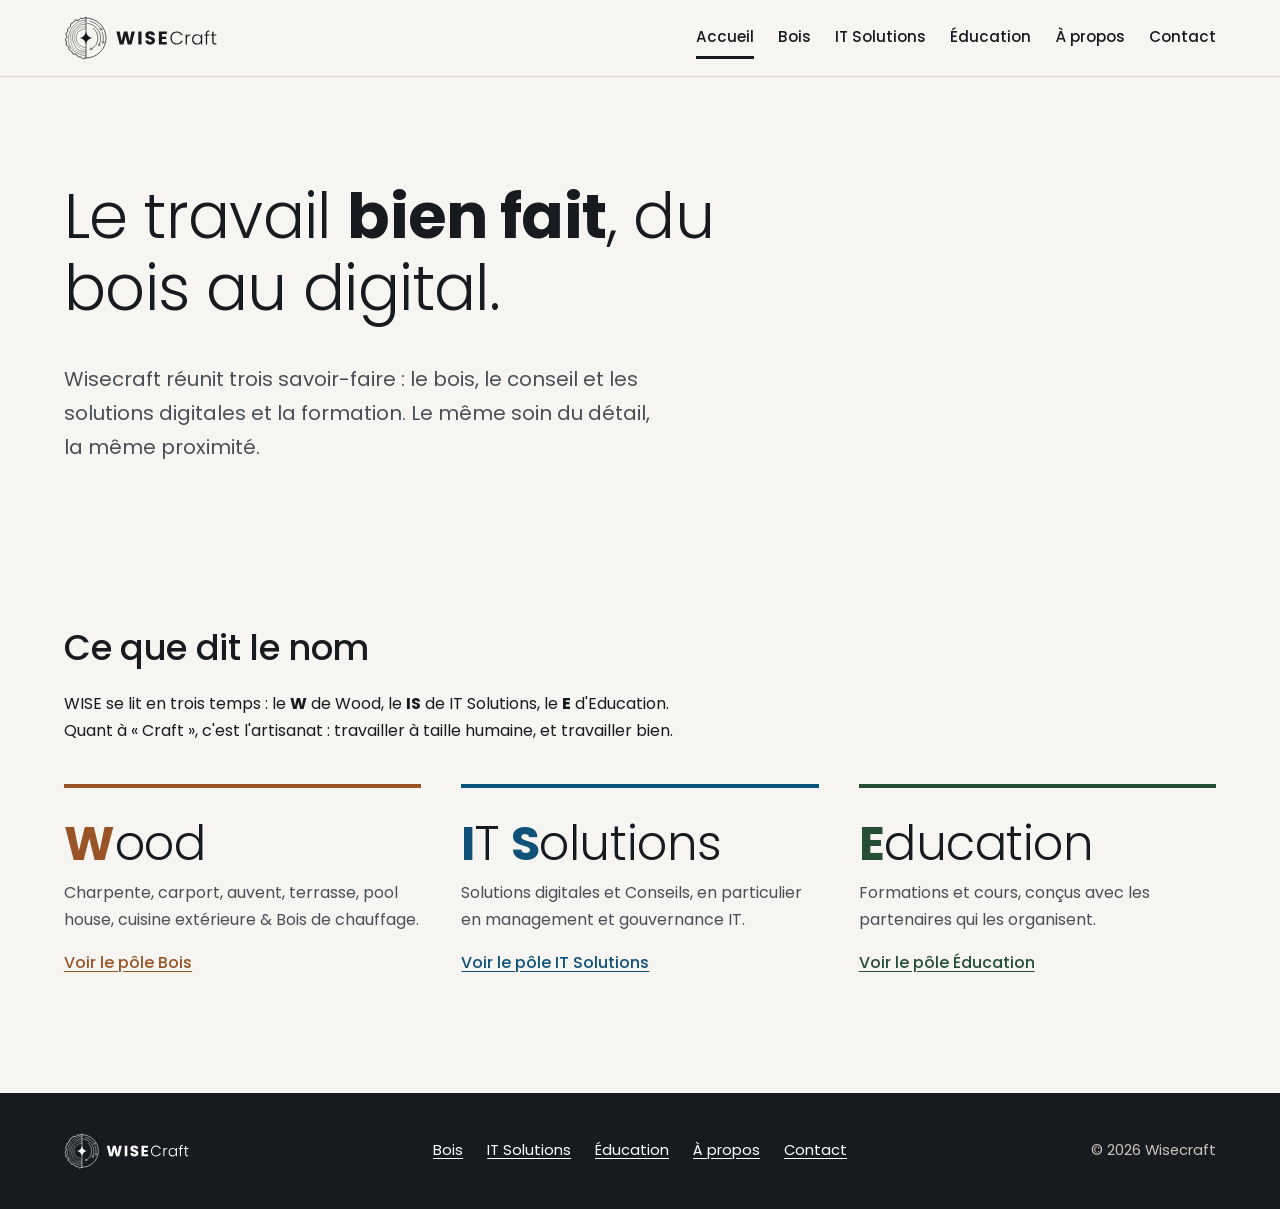
<file: index.html>
<!DOCTYPE html>
<html lang="fr">
<head>
  <meta charset="utf-8">
  <meta name="viewport" content="width=device-width, initial-scale=1">
  <title>Wisecraft – Bois, solutions IT et formation</title>
  <meta name="description" content="Wisecraft réunit trois savoir-faire : le bois, les solutions IT et la formation, avec le même soin du détail.">
  <link rel="icon" href="assets/favicon.svg" type="image/svg+xml">
  <link rel="stylesheet" href="css/style.css">
</head>

<!-- La classe de <body> choisit la couleur d'accent : pole-corporate, pole-wood, pole-it ou pole-education -->
<body class="pole-corporate">
  <a class="skip" href="#contenu">Aller au contenu</a>

  <!-- ===== EN-TÊTE COMMUN : à copier à l'identique dans chaque page ===== -->
  <header class="site-header">
    <div class="wrap">
      <a class="logo" href="index.html" aria-label="Wisecraft, retour à l'accueil">
        <img src="assets/logos/wisecraft-general-mono-complet-noir.svg" alt="Wisecraft" width="153" height="44">
      </a>
      <nav aria-label="Navigation principale">
        <ul class="nav">
          <!-- Sur chaque page, mettre aria-current="page" uniquement sur le lien de la page courante -->
          <li><a class="n-base" href="index.html" aria-current="page">Accueil</a></li>
          <li><a class="n-wood" href="bois.html">Bois</a></li>
          <li><a class="n-it" href="it-solutions.html">IT Solutions</a></li>
          <li><a class="n-education" href="education.html">Éducation</a></li>
          <li><a class="n-base" href="a-propos.html">À propos</a></li>
          <li><a class="n-base" href="contact.html">Contact</a></li>
        </ul>
      </nav>
    </div>
  </header>
  <!-- ===== FIN DE L'EN-TÊTE COMMUN ===== -->

  <main id="contenu">
    <section class="hero">
      <div class="wrap">
        <!-- Texte proposé, à valider -->
        <h1>Le travail <strong>bien fait</strong>, du bois au digital.</h1>
        <p class="lead">Wisecraft réunit trois savoir-faire : le bois, le conseil et les solutions digitales et la formation. Le même soin du détail, la même proximité.</p>
      </div>
    </section>

    <section class="section" aria-labelledby="titre-wise">
      <div class="wrap">
        <h2 id="titre-wise">Ce que dit le nom</h2>
        <p>WISE se lit en trois temps : le <strong>W</strong> de Wood, le <strong>IS</strong> de IT Solutions, le <strong>E</strong> d'Education. Quant à « Craft », c'est l'artisanat : travailler à taille humaine, et travailler bien.</p>

        <div class="wise-grid">
          <article class="wise-pole pole-wood">
            <h3 class="wise-name"><b>W</b>ood</h3>
            <p>Charpente, carport, auvent, terrasse, pool house, cuisine extérieure & Bois de chauffage.</p>
            <a href="bois.html">Voir le pôle Bois</a>
          </article>

          <article class="wise-pole pole-it">
            <h3 class="wise-name"><b>I</b>T <b>S</b>olutions</h3>
            <p>Solutions digitales et Conseils, en particulier en management et gouvernance IT.</p>
            <a href="it-solutions.html">Voir le pôle IT Solutions</a>
          </article>

          <article class="wise-pole pole-education">
            <h3 class="wise-name"><b>E</b>ducation</h3>
            <p>Formations et cours, conçus avec les partenaires qui les organisent.</p>
            <a href="education.html">Voir le pôle Éducation</a>
          </article>
        </div>
      </div>
    </section>
  </main>

  <!-- ===== PIED DE PAGE COMMUN : à copier à l'identique dans chaque page ===== -->
  <footer class="site-footer">
    <div class="wrap">
      <img class="footer-logo" src="assets/logos/wisecraft-general-mono-complet-blanc.svg" alt="Wisecraft" width="125" height="36">
      <ul class="footer-nav">
        <li><a href="bois.html">Bois</a></li>
        <li><a href="it-solutions.html">IT Solutions</a></li>
        <li><a href="education.html">Éducation</a></li>
        <li><a href="a-propos.html">À propos</a></li>
        <li><a href="contact.html">Contact</a></li>
      </ul>
      <p>© 2026 Wisecraft</p>
    </div>
  </footer>
  <!-- ===== FIN DU PIED DE PAGE COMMUN ===== -->
</body>
</html>
</file>
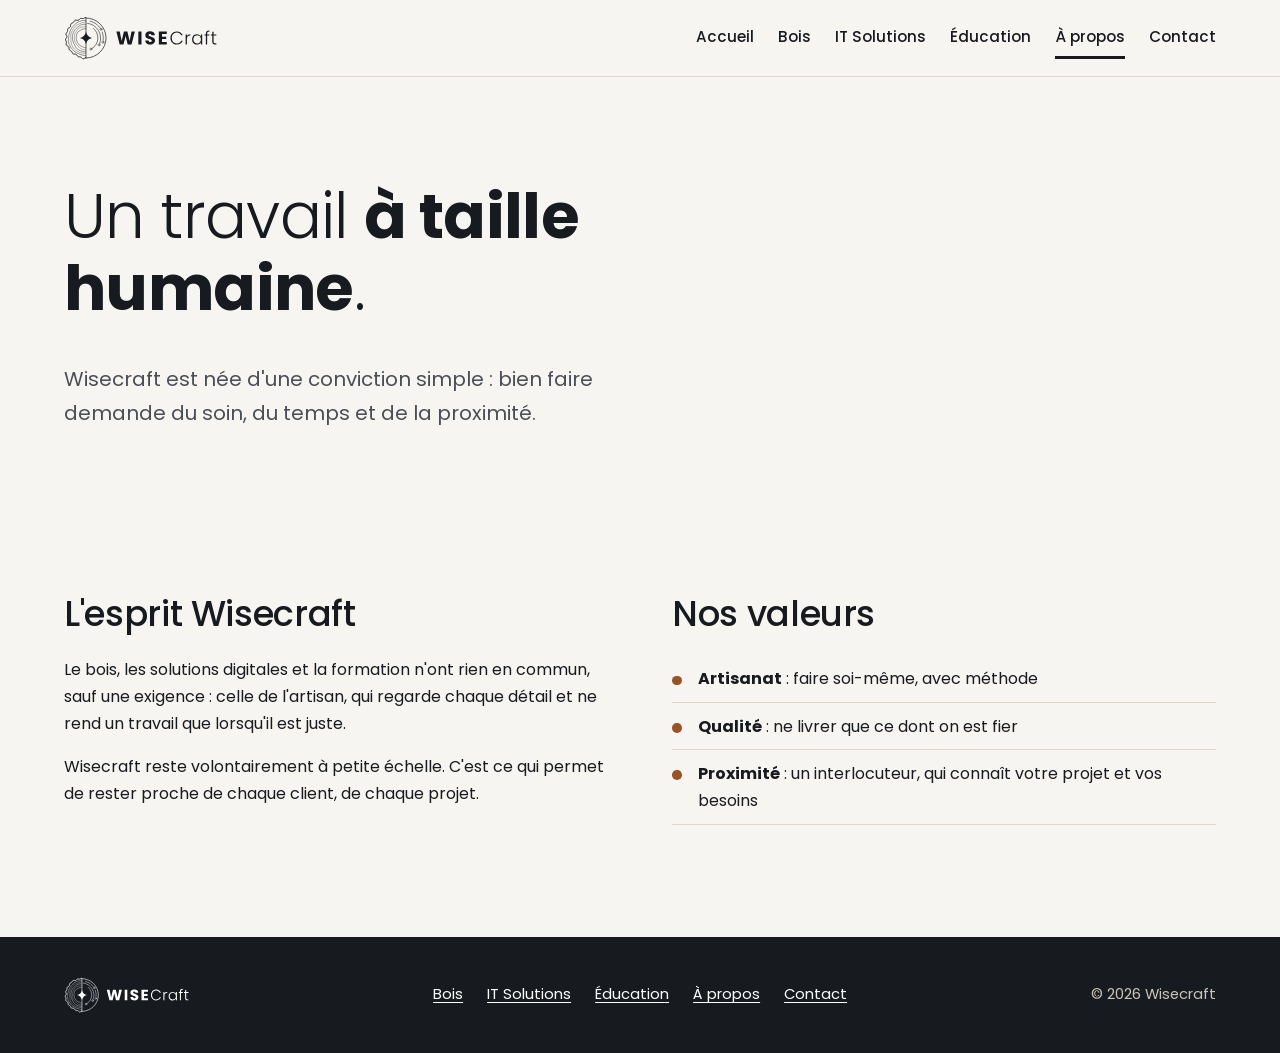
<file: a-propos.html>
<!DOCTYPE html>
<html lang="fr">
<head>
  <meta charset="utf-8">
  <meta name="viewport" content="width=device-width, initial-scale=1">
  <title>À propos – Wisecraft</title>
  <meta name="description" content="L'esprit Wisecraft : artisanat, qualité et proximité.">
  <link rel="icon" href="assets/favicon.svg" type="image/svg+xml">
  <link rel="stylesheet" href="css/style.css">
</head>

<body class="pole-corporate">
  <a class="skip" href="#contenu">Aller au contenu</a>

  <!-- ===== EN-TÊTE COMMUN : à copier à l'identique dans chaque page ===== -->
  <header class="site-header">
    <div class="wrap">
      <a class="logo" href="index.html" aria-label="Wisecraft, retour à l'accueil">
        <img src="assets/logos/wisecraft-general-mono-complet-noir.svg" alt="WISEcraft" width="153" height="44">
      </a>
      <nav aria-label="Navigation principale">
        <ul class="nav">
          <li><a class="n-base" href="index.html">Accueil</a></li>
          <li><a class="n-wood" href="bois.html">Bois</a></li>
          <li><a class="n-it" href="it-solutions.html">IT Solutions</a></li>
          <li><a class="n-education" href="education.html">Éducation</a></li>
          <li><a class="n-base" href="a-propos.html" aria-current="page">À propos</a></li>
          <li><a class="n-base" href="contact.html">Contact</a></li>
        </ul>
      </nav>
    </div>
  </header>
  <!-- ===== FIN DE L'EN-TÊTE COMMUN ===== -->

  <main id="contenu">
    <section class="hero">
      <div class="wrap">
        <h1>Un travail <strong>à taille humaine</strong>.</h1>
        <p class="lead">Wisecraft est née d'une conviction simple : bien faire demande du soin, du temps et de la proximité.</p>
      </div>
    </section>

    <section class="section" aria-labelledby="titre-esprit">
      <div class="wrap">
        <div class="split">
          <div>
            <h2 id="titre-esprit">L'esprit Wisecraft</h2>
            <p>Le bois, les solutions digitales et la formation n'ont rien en commun, sauf une exigence : celle de l'artisan, qui regarde chaque détail et ne rend un travail que lorsqu'il est juste.</p>
            <p>Wisecraft reste volontairement à petite échelle. C'est ce qui permet de rester proche de chaque client, de chaque projet.</p>
            <!-- À personnaliser : une phrase ou deux sur Benjamin (parcours, ce qui l'anime) -->
          </div>
          <div>
            <h2>Nos valeurs</h2>
            <ul class="checklist">
              <li><strong>Artisanat</strong> : faire soi-même, avec méthode</li>
              <li><strong>Qualité</strong> : ne livrer que ce dont on est fier</li>
              <li><strong>Proximité</strong> : un interlocuteur, qui connaît votre projet et vos besoins</li>
            </ul>
          </div>
        </div>
      </div>
    </section>
  </main>

  <!-- ===== PIED DE PAGE COMMUN : à copier à l'identique dans chaque page ===== -->
  <footer class="site-footer">
    <div class="wrap">
      <img class="footer-logo" src="assets/logos/wisecraft-general-mono-complet-blanc.svg" alt="Wisecraft" width="125" height="36">
      <ul class="footer-nav">
        <li><a href="bois.html">Bois</a></li>
        <li><a href="it-solutions.html">IT Solutions</a></li>
        <li><a href="education.html">Éducation</a></li>
        <li><a href="a-propos.html">À propos</a></li>
        <li><a href="contact.html">Contact</a></li>
      </ul>
      <p>© 2026 Wisecraft</p>
    </div>
  </footer>
  <!-- ===== FIN DU PIED DE PAGE COMMUN ===== -->
</body>
</html>
</file>
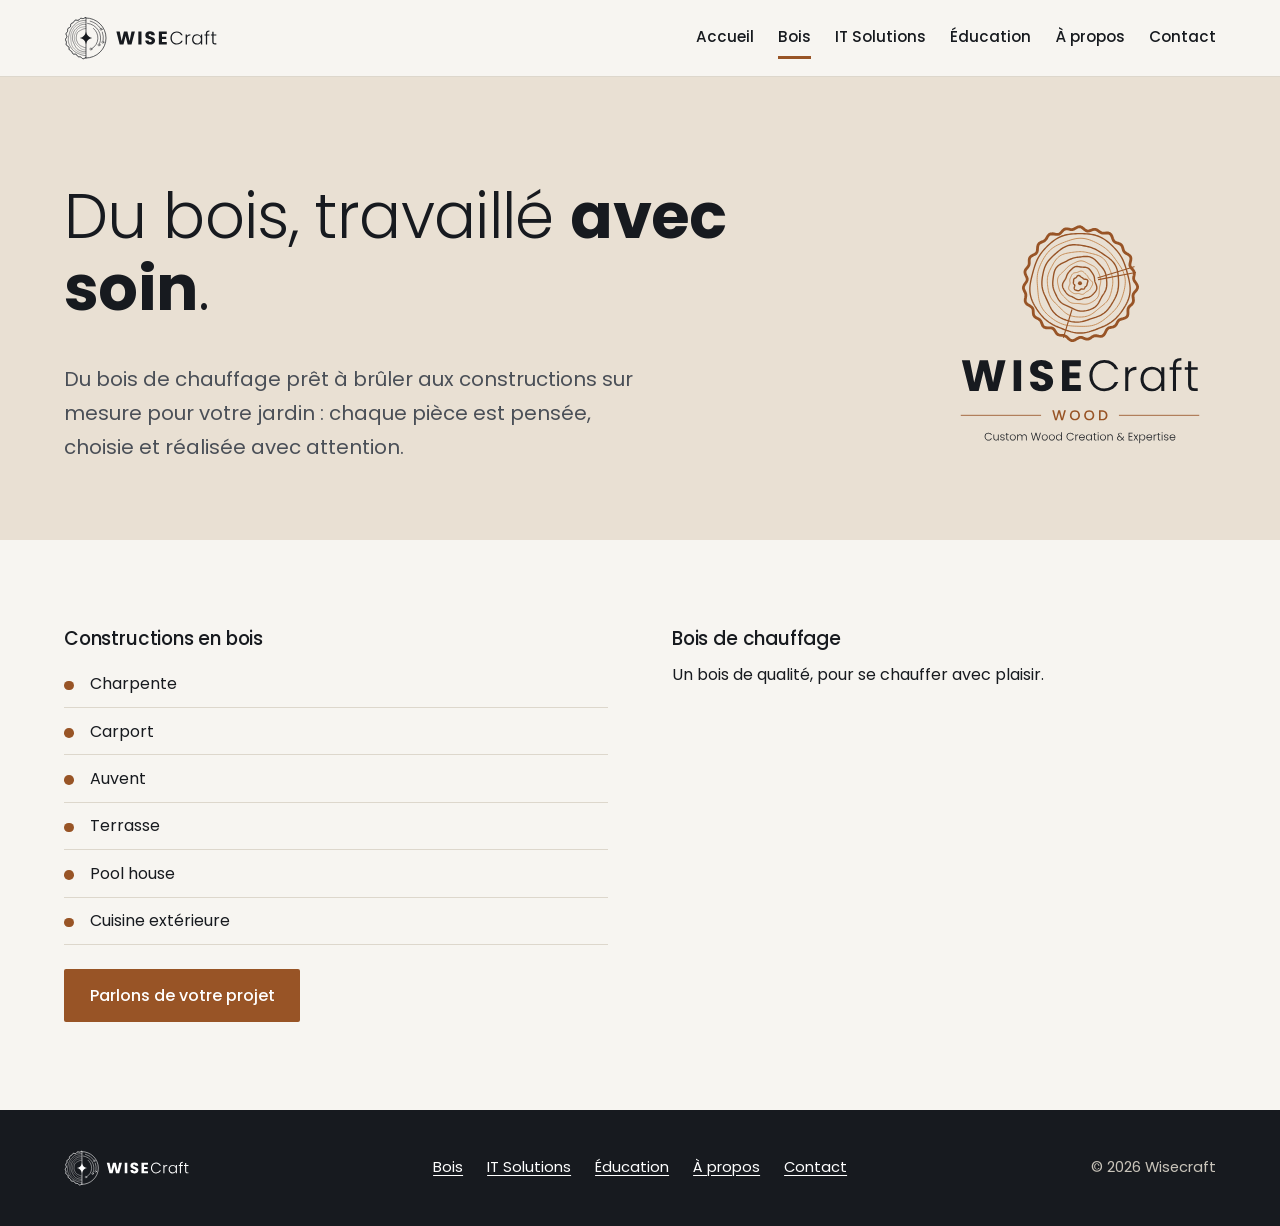
<file: bois.html>
<!DOCTYPE html>
<html lang="fr">
<head>
  <meta charset="utf-8">
  <meta name="viewport" content="width=device-width, initial-scale=1">
  <title>Bois – Wisecraft</title>
  <meta name="description" content="Bois de chauffage et constructions en bois sur mesure : charpente, carport, auvent, pool house, cuisine extérieure.">
  <link rel="icon" href="assets/favicon.svg" type="image/svg+xml">
  <link rel="stylesheet" href="css/style.css">
</head>

<body class="pole-wood">
  <a class="skip" href="#contenu">Aller au contenu</a>

  <!-- ===== EN-TÊTE COMMUN : à copier à l'identique dans chaque page ===== -->
  <header class="site-header">
    <div class="wrap">
      <a class="logo" href="index.html" aria-label="Wisecraft, retour à l'accueil">
        <img src="assets/logos/wisecraft-general-mono-complet-noir.svg" alt="Wisecraft" width="153" height="44">
      </a>
      <nav aria-label="Navigation principale">
        <ul class="nav">
          <li><a class="n-base" href="index.html">Accueil</a></li>
          <li><a class="n-wood" href="bois.html" aria-current="page">Bois</a></li>
          <li><a class="n-it" href="it-solutions.html">IT Solutions</a></li>
          <li><a class="n-education" href="education.html">Éducation</a></li>
          <li><a class="n-base" href="a-propos.html">À propos</a></li>
          <li><a class="n-base" href="contact.html">Contact</a></li>
        </ul>
      </nav>
    </div>
  </header>
  <!-- ===== FIN DE L'EN-TÊTE COMMUN ===== -->

  <main id="contenu">
    <!-- Bandeau de pôle : teinte + logo du pôle -->
    <section class="hero hero-pole">
      <div class="wrap">
        <div>
          <!-- Texte proposé, à valider -->
          <h1>Du bois, travaillé <strong>avec soin</strong>.</h1>
          <p class="lead">Du bois de chauffage prêt à brûler aux constructions sur mesure pour votre jardin : chaque pièce est pensée, choisie et réalisée avec attention.</p>
        </div>
        <img class="hero-logo" src="assets/logos/wisecraft-wood-light.svg" alt="Wisecraft Wood, Custom Wood Creation &amp; Expertise" width="272" height="241">
      </div>
    </section>

    <section class="section" aria-labelledby="titre-offre">
      <div class="wrap">
        <h2 id="titre-offre" class="visually-hidden">Nos réalisations</h2>
        <div class="split">
          <div>
            <h3>Constructions en bois</h3>
            <ul class="checklist">
              <li>Charpente</li>
              <li>Carport</li>
              <li>Auvent</li>
              <li>Terrasse</li>
              <li>Pool house</li>
              <li>Cuisine extérieure</li>
            </ul>
            <a class="button" href="contact.html">Parlons de votre projet</a>
          </div>
          <div>
            <h3>Bois de chauffage</h3>
            <p>Un bois de qualité, pour se chauffer avec plaisir. <!-- À compléter : essences, conditionnement, zone de livraison --></p>
          </div>
        </div>
      </div>
    </section>
  </main>

  <!-- ===== PIED DE PAGE COMMUN : à copier à l'identique dans chaque page ===== -->
  <footer class="site-footer">
    <div class="wrap">
      <img class="footer-logo" src="assets/logos/wisecraft-general-mono-complet-blanc.svg" alt="Wisecraft" width="125" height="36">
      <ul class="footer-nav">
        <li><a href="bois.html">Bois</a></li>
        <li><a href="it-solutions.html">IT Solutions</a></li>
        <li><a href="education.html">Éducation</a></li>
        <li><a href="a-propos.html">À propos</a></li>
        <li><a href="contact.html">Contact</a></li>
      </ul>
      <p>© 2026 Wisecraft</p>
    </div>
  </footer>
  <!-- ===== FIN DU PIED DE PAGE COMMUN ===== -->
</body>
</html>
</file>
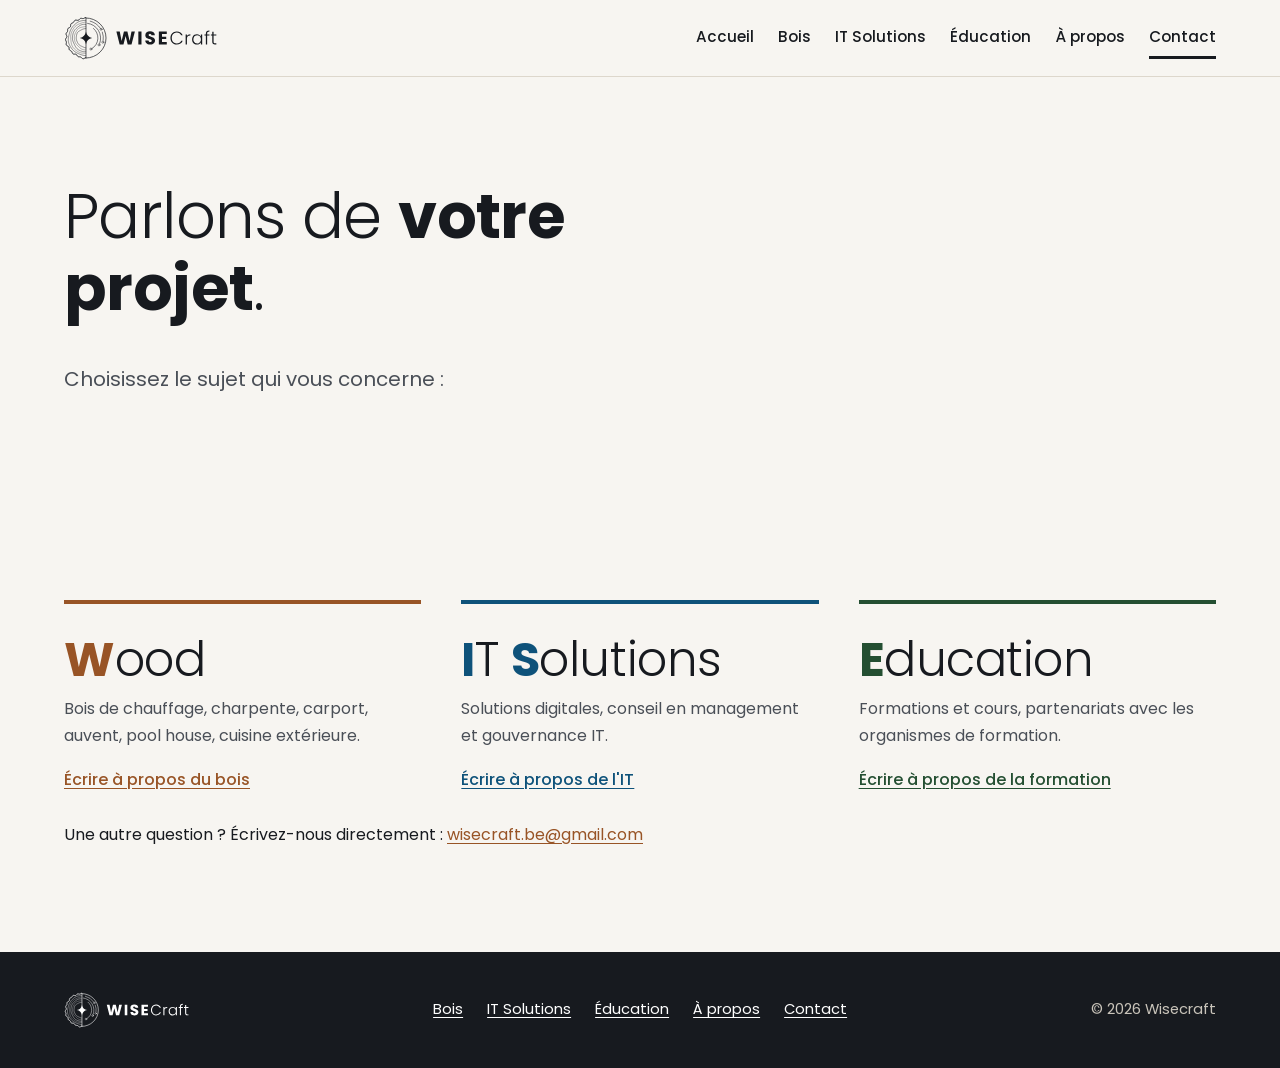
<file: contact.html>
<!DOCTYPE html>
<html lang="fr">
<head>
  <meta charset="utf-8">
  <meta name="viewport" content="width=device-width, initial-scale=1">
  <title>Contact – Wisecraft</title>
  <meta name="description" content="Contactez Wisecraft pour le bois, les solutions IT ou la formation.">
  <link rel="icon" href="assets/favicon.svg" type="image/svg+xml">
  <link rel="stylesheet" href="css/style.css">
</head>

<body class="pole-corporate">
  <a class="skip" href="#contenu">Aller au contenu</a>

  <!-- ===== EN-TÊTE COMMUN : à copier à l'identique dans chaque page ===== -->
  <header class="site-header">
    <div class="wrap">
      <a class="logo" href="index.html" aria-label="Wisecraft, retour à l'accueil">
        <img src="assets/logos/wisecraft-general-mono-complet-noir.svg" alt="Wisecraft" width="153" height="44">
      </a>
      <nav aria-label="Navigation principale">
        <ul class="nav">
          <li><a class="n-base" href="index.html">Accueil</a></li>
          <li><a class="n-wood" href="bois.html">Bois</a></li>
          <li><a class="n-it" href="it-solutions.html">IT Solutions</a></li>
          <li><a class="n-education" href="education.html">Éducation</a></li>
          <li><a class="n-base" href="a-propos.html">À propos</a></li>
          <li><a class="n-base" href="contact.html" aria-current="page">Contact</a></li>
        </ul>
      </nav>
    </div>
  </header>
  <!-- ===== FIN DE L'EN-TÊTE COMMUN ===== -->

  <main id="contenu">
    <section class="hero">
      <div class="wrap">
        <h1>Parlons de <strong>votre projet</strong>.</h1>
        <p class="lead">Choisissez le sujet qui vous concerne : </p>
      </div>
    </section>

    <section class="section" aria-labelledby="titre-contact">
      <div class="wrap">
        <h2 id="titre-contact" class="visually-hidden">Nous écrire</h2>
        <!-- ⚠ Remplacer wisecraft.be@gmail.com par la vraie adresse dans les trois liens -->
        <div class="wise-grid">
          <article class="wise-pole pole-wood">
            <h3 class="wise-name"><b>W</b>ood</h3>
            <p>Bois de chauffage, charpente, carport, auvent, pool house, cuisine extérieure.</p>
            <a href="mailto:wisecraft.be@gmail.com?subject=Wisecraft%20-%20Bois">Écrire à propos du bois</a>
          </article>
          <article class="wise-pole pole-it">
            <h3 class="wise-name"><b>I</b>T <b>S</b>olutions</h3>
            <p>Solutions digitales, conseil en management et gouvernance IT.</p>
            <a href="mailto:wisecraft.be@gmail.com?subject=Wisecraft%20-%20IT%20Solutions">Écrire à propos de l'IT</a>
          </article>
          <article class="wise-pole pole-education">
            <h3 class="wise-name"><b>E</b>ducation</h3>
            <p>Formations et cours, partenariats avec les organismes de formation.</p>
            <a href="mailto:wisecraft.be@gmail.com?subject=Wisecraft%20-%20Education">Écrire à propos de la formation</a>
          </article>
        </div>
        <p>Une autre question ? Écrivez-nous directement : <a href="mailto:wisecraft.be@gmail.com">wisecraft.be@gmail.com</a></p>
      </div>
    </section>
  </main>

  <!-- ===== PIED DE PAGE COMMUN : à copier à l'identique dans chaque page ===== -->
  <footer class="site-footer">
    <div class="wrap">
      <img class="footer-logo" src="assets/logos/wisecraft-general-mono-complet-blanc.svg" alt="Wisecraft" width="125" height="36">
      <ul class="footer-nav">
        <li><a href="bois.html">Bois</a></li>
        <li><a href="it-solutions.html">IT Solutions</a></li>
        <li><a href="education.html">Éducation</a></li>
        <li><a href="a-propos.html">À propos</a></li>
        <li><a href="contact.html">Contact</a></li>
      </ul>
      <p>© 2026 Wisecraft</p>
    </div>
  </footer>
  <!-- ===== FIN DU PIED DE PAGE COMMUN ===== -->
</body>
</html>
</file>
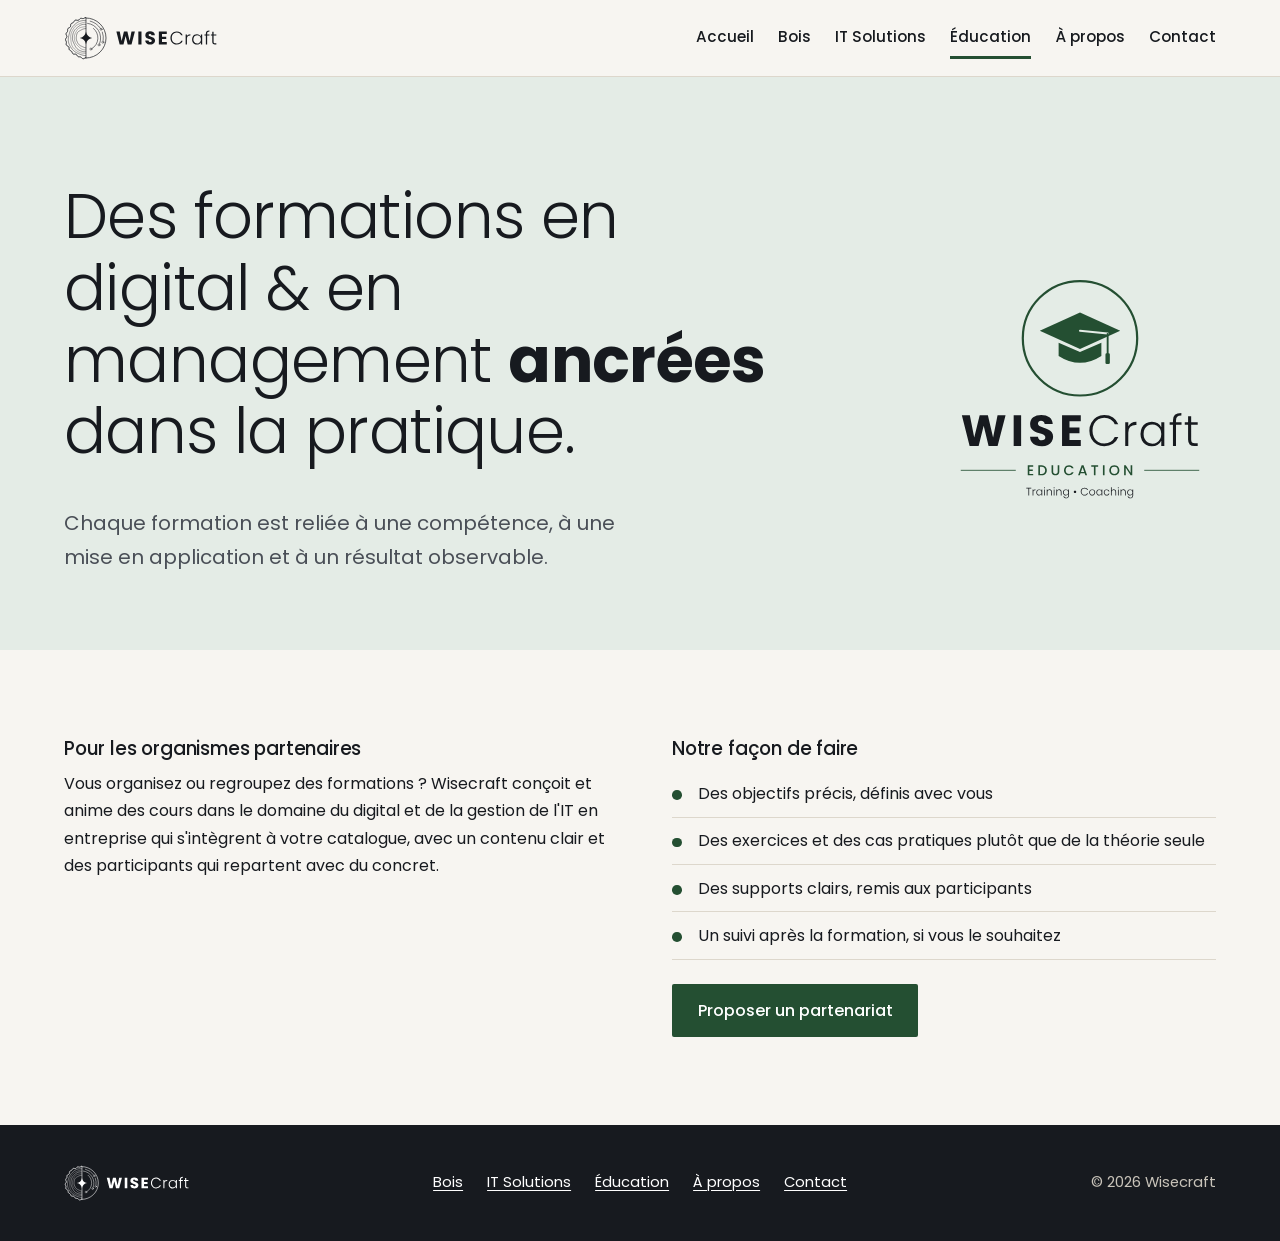
<file: education.html>
<!DOCTYPE html>
<html lang="fr">
<head>
  <meta charset="utf-8">
  <meta name="viewport" content="width=device-width, initial-scale=1">
  <title>Éducation – Wisecraft</title>
  <meta name="description" content="Formations et cours pour les organismes qui organisent ou regroupent des formations.">
  <link rel="icon" href="assets/favicon.svg" type="image/svg+xml">
  <link rel="stylesheet" href="css/style.css">
</head>

<body class="pole-education">
  <a class="skip" href="#contenu">Aller au contenu</a>

  <!-- ===== EN-TÊTE COMMUN : à copier à l'identique dans chaque page ===== -->
  <header class="site-header">
    <div class="wrap">
      <a class="logo" href="index.html" aria-label="Wisecraft, retour à l'accueil">
        <img src="assets/logos/wisecraft-general-mono-complet-noir.svg" alt="Wisecraft" width="153" height="44">
      </a>
      <nav aria-label="Navigation principale">
        <ul class="nav">
          <li><a class="n-base" href="index.html">Accueil</a></li>
          <li><a class="n-wood" href="bois.html">Bois</a></li>
          <li><a class="n-it" href="it-solutions.html">IT Solutions</a></li>
          <li><a class="n-education" href="education.html" aria-current="page">Éducation</a></li>
          <li><a class="n-base" href="a-propos.html">À propos</a></li>
          <li><a class="n-base" href="contact.html">Contact</a></li>
        </ul>
      </nav>
    </div>
  </header>
  <!-- ===== FIN DE L'EN-TÊTE COMMUN ===== -->

  <main id="contenu">
    <!-- Bandeau de pôle : teinte + logo du pôle. Textes proposés, à valider -->
    <section class="hero hero-pole">
      <div class="wrap">
        <div>
          <h1>Des formations en digital & en management <strong>ancrées</strong> dans la pratique.</h1>
          <p class="lead">Chaque formation est reliée à une compétence, à une mise en application et à un résultat observable.</p>
        </div>
        <img class="hero-logo" src="assets/logos/wisecraft-education-light.svg" alt="Wisecraft Education, Training et Coaching" width="272" height="241">
      </div>
    </section>

    <section class="section" aria-labelledby="titre-offre">
      <div class="wrap">
        <h2 id="titre-offre" class="visually-hidden">Ce que nous proposons</h2>
        <div class="split">
          <div>
            <h3>Pour les organismes partenaires</h3>
            <p>Vous organisez ou regroupez des formations ? Wisecraft conçoit et anime des cours dans le domaine du digital et de la gestion de l'IT en entreprise qui s'intègrent à votre catalogue, avec un contenu clair et des participants qui repartent avec du concret.</p>
            <!-- À compléter : thématiques, formats (présentiel, en ligne), durées -->
          </div>
          <div>
            <h3>Notre façon de faire</h3>
            <ul class="checklist">
              <li>Des objectifs précis, définis avec vous</li>
              <li>Des exercices et des cas pratiques plutôt que de la théorie seule</li>
              <li>Des supports clairs, remis aux participants</li>
              <li>Un suivi après la formation, si vous le souhaitez</li>
            </ul>
            <a class="button" href="contact.html">Proposer un partenariat</a>
          </div>
        </div>
      </div>
    </section>
  </main>

  <!-- ===== PIED DE PAGE COMMUN : à copier à l'identique dans chaque page ===== -->
  <footer class="site-footer">
    <div class="wrap">
      <img class="footer-logo" src="assets/logos/wisecraft-general-mono-complet-blanc.svg" alt="Wisecraft" width="125" height="36">
      <ul class="footer-nav">
        <li><a href="bois.html">Bois</a></li>
        <li><a href="it-solutions.html">IT Solutions</a></li>
        <li><a href="education.html">Éducation</a></li>
        <li><a href="a-propos.html">À propos</a></li>
        <li><a href="contact.html">Contact</a></li>
      </ul>
      <p>© 2026 Wisecraft</p>
    </div>
  </footer>
  <!-- ===== FIN DU PIED DE PAGE COMMUN ===== -->
</body>
</html>
</file>
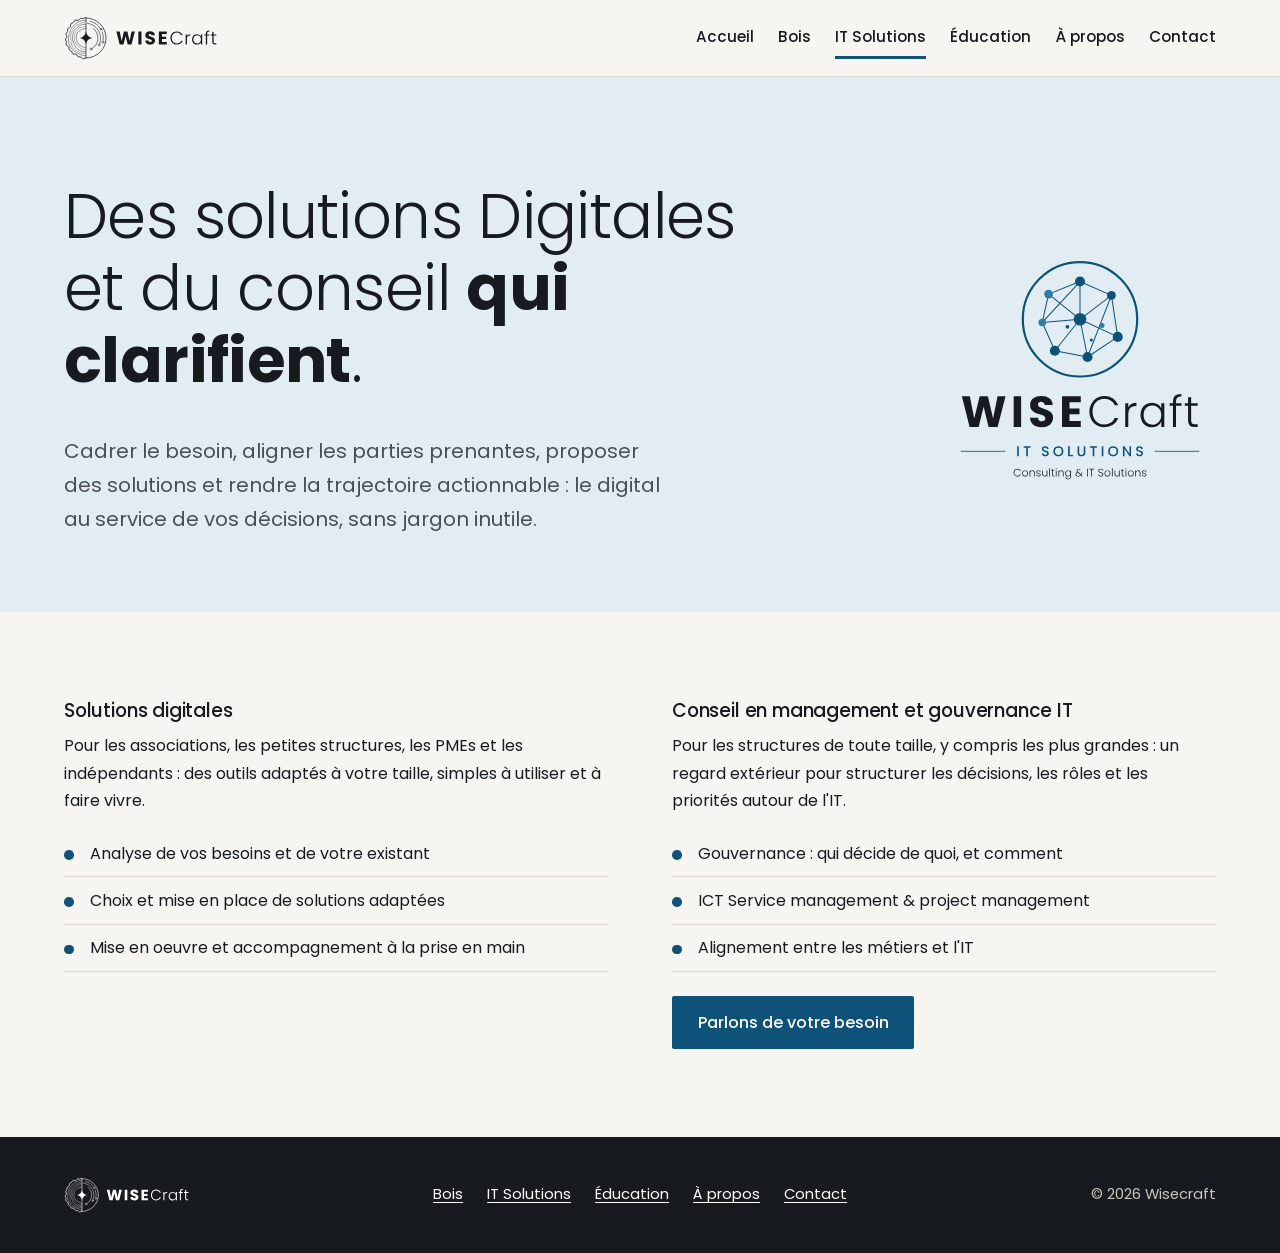
<file: it-solutions.html>
<!DOCTYPE html>
<html lang="fr">
<head>
  <meta charset="utf-8">
  <meta name="viewport" content="width=device-width, initial-scale=1">
  <title>IT Solutions &amp; Consulting – Wisecraft</title>
  <meta name="description" content="Solutions IT et conseil en management et gouvernance IT, pour associations, petites structures, entreprises et indépendants.">
  <link rel="icon" href="assets/favicon.svg" type="image/svg+xml">
  <link rel="stylesheet" href="css/style.css">
</head>

<body class="pole-it">
  <a class="skip" href="#contenu">Aller au contenu</a>

  <!-- ===== EN-TÊTE COMMUN : à copier à l'identique dans chaque page ===== -->
  <header class="site-header">
    <div class="wrap">
      <a class="logo" href="index.html" aria-label="Wisecraft, retour à l'accueil">
        <img src="assets/logos/wisecraft-general-mono-complet-noir.svg" alt="Wisecraft" width="153" height="44">
      </a>
      <nav aria-label="Navigation principale">
        <ul class="nav">
          <li><a class="n-base" href="index.html">Accueil</a></li>
          <li><a class="n-wood" href="bois.html">Bois</a></li>
          <li><a class="n-it" href="it-solutions.html" aria-current="page">IT Solutions</a></li>
          <li><a class="n-education" href="education.html">Éducation</a></li>
          <li><a class="n-base" href="a-propos.html">À propos</a></li>
          <li><a class="n-base" href="contact.html">Contact</a></li>
        </ul>
      </nav>
    </div>
  </header>
  <!-- ===== FIN DE L'EN-TÊTE COMMUN ===== -->

  <main id="contenu">
    <!-- Bandeau de pôle : teinte + logo du pôle. Textes proposés, à valider -->
    <section class="hero hero-pole">
      <div class="wrap">
        <div>
          <h1>Des solutions Digitales et du conseil <strong>qui clarifient</strong>.</h1>
          <p class="lead">Cadrer le besoin, aligner les parties prenantes, proposer des solutions et rendre la trajectoire actionnable : le digital au service de vos décisions, sans jargon inutile.</p>
        </div>
        <img class="hero-logo" src="assets/logos/wisecraft-it-solutions-light.svg" alt="Wisecraft IT Solutions, Consulting &amp; IT Solutions" width="272" height="241">
      </div>
    </section>

    <section class="section" aria-labelledby="titre-offre">
      <div class="wrap">
        <h2 id="titre-offre" class="visually-hidden">Ce que nous proposons</h2>
        <div class="split">
          <div>
            <h3>Solutions digitales</h3>
            <p>Pour les associations, les petites structures, les PMEs et les indépendants : des outils adaptés à votre taille, simples à utiliser et à faire vivre.</p>
            <!-- À valider et compléter avec les services réellement proposés -->
            <ul class="checklist">
              <li>Analyse de vos besoins et de votre existant</li>
              <li>Choix et mise en place de solutions adaptées</li>
              <li>Mise en oeuvre et accompagnement à la prise en main</li>
            </ul>
          </div>
          <div>
            <h3>Conseil en management et gouvernance IT</h3>
            <p>Pour les structures de toute taille, y compris les plus grandes : un regard extérieur pour structurer les décisions, les rôles et les priorités autour de l'IT.</p>
            <!-- À valider et compléter avec les missions réellement proposées -->
            <ul class="checklist">
              <li>Gouvernance : qui décide de quoi, et comment</li>
              <li>ICT Service management & project management</li>
              <li>Alignement entre les métiers et l'IT</li>
            </ul>
            <a class="button" href="contact.html">Parlons de votre besoin</a>
          </div>
        </div>
      </div>
    </section>
  </main>

  <!-- ===== PIED DE PAGE COMMUN : à copier à l'identique dans chaque page ===== -->
  <footer class="site-footer">
    <div class="wrap">
      <img class="footer-logo" src="assets/logos/wisecraft-general-mono-complet-blanc.svg" alt="Wisecraft" width="125" height="36">
      <ul class="footer-nav">
        <li><a href="bois.html">Bois</a></li>
        <li><a href="it-solutions.html">IT Solutions</a></li>
        <li><a href="education.html">Éducation</a></li>
        <li><a href="a-propos.html">À propos</a></li>
        <li><a href="contact.html">Contact</a></li>
      </ul>
      <p>© 2026 Wisecraft</p>
    </div>
  </footer>
  <!-- ===== FIN DU PIED DE PAGE COMMUN ===== -->
</body>
</html>
</file>
<file: css/style.css>
/* ==========================================================================
   Wisecraft – feuille de style commune
   Une seule feuille pour tout le site. La couleur d'accent change selon la
   classe posée sur <body> : pole-corporate, pole-wood, pole-it, pole-education.
   ========================================================================== */

/* ---------- Polices (hébergées sur le site : pas de requête vers Google) ---------- */
@font-face { font-family: "Poppins"; font-weight: 300; font-style: normal; font-display: swap;
  src: url("../assets/fonts/Poppins-Light.woff") format("woff"); }
@font-face { font-family: "Poppins"; font-weight: 400; font-style: normal; font-display: swap;
  src: url("../assets/fonts/Poppins-Regular.woff") format("woff"); }
@font-face { font-family: "Poppins"; font-weight: 500; font-style: normal; font-display: swap;
  src: url("../assets/fonts/Poppins-Medium.woff") format("woff"); }
@font-face { font-family: "Poppins"; font-weight: 700; font-style: normal; font-display: swap;
  src: url("../assets/fonts/Poppins-Bold.woff") format("woff"); }

/* ---------- Variables (couleurs issues de la charte) ---------- */
:root {
  --ink: #171a1f;          /* texte, fond du pied de page */
  --ink-soft: #4a4f57;     /* texte secondaire */
  --paper: #f7f5f1;        /* fond du site */
  --line: #ddd7cc;         /* filets discrets */

  --wood: #985426;      --wood-2: #c58a52;      --wood-tint: #e9e0d3;
  --it: #0e527a;        --it-2: #2e7caa;        --it-tint: #e2edf3;   /* tint : dérivé de la charte */
  --edu: #244f32;       --edu-2: #6d8c72;       --edu-tint: #e4ece6;  /* tint : dérivé de la charte */

  /* Accent par défaut (identité mère) */
  --accent: var(--wood);
  --tint: var(--wood-tint);

  --font: "Poppins", system-ui, -apple-system, "Segoe UI", Roboto, Arial, sans-serif;
  --wrap: 72rem;
}

/* Une classe sur <body> = une couleur d'accent pour toute la page */
.pole-corporate { --accent: var(--wood); --tint: var(--wood-tint); }
.pole-wood      { --accent: var(--wood); --tint: var(--wood-tint); }
.pole-it        { --accent: var(--it);   --tint: var(--it-tint); }
.pole-education { --accent: var(--edu);  --tint: var(--edu-tint); }

/* ---------- Base ---------- */
*, *::before, *::after { box-sizing: border-box; }
html { -webkit-text-size-adjust: 100%; scroll-behavior: smooth; }
body {
  margin: 0; background: var(--paper); color: var(--ink);
  font-family: var(--font); font-size: 1rem; line-height: 1.7; font-weight: 400;
}
img, svg { max-width: 100%; height: auto; display: block; }
h1, h2, h3 { line-height: 1.15; margin: 0 0 .6em; font-weight: 500; letter-spacing: -.01em; }
p { margin: 0 0 1em; max-width: 62ch; }
a { color: var(--accent); text-underline-offset: .2em; }
a:hover { text-decoration-thickness: 2px; }
:focus-visible { outline: 3px solid var(--accent); outline-offset: 3px; border-radius: 2px; }

.wrap { width: min(100% - 2.5rem, var(--wrap)); margin-inline: auto; }

/* Lien d'évitement (clavier / lecteur d'écran) */
.skip { position: absolute; left: -999px; top: 0; background: var(--ink); color: #fff; padding: .6rem 1rem; z-index: 10; }
.skip:focus { left: 0; }

/* ---------- En-tête ---------- */
.site-header { border-bottom: 1px solid var(--line); background: var(--paper); }
.site-header .wrap {
  display: flex; flex-wrap: wrap; align-items: center; justify-content: space-between;
  gap: .5rem 2rem; padding-block: 1rem;
}
.logo img { height: 2.75rem; width: auto; }

.nav { display: flex; flex-wrap: wrap; gap: .25rem 1.5rem; margin: 0; padding: 0; list-style: none; }
.nav a {
  display: inline-block; padding: .4rem 0; color: var(--ink); text-decoration: none;
  font-size: .95rem; font-weight: 500; border-bottom: 3px solid transparent;
}
/* Chaque entrée de pôle garde sa propre couleur au survol et sur la page courante */
.nav .n-wood      { --c: var(--wood); }
.nav .n-it        { --c: var(--it); }
.nav .n-education { --c: var(--edu); }
.nav .n-base      { --c: var(--ink); }
.nav a:hover, .nav a[aria-current="page"] { border-bottom-color: var(--c); }

/* ---------- Sections ---------- */
.section { padding-block: clamp(3rem, 8vw, 5.5rem); }
.section h2 { font-size: clamp(1.6rem, 3.2vw, 2.2rem); font-weight: 500; }

/* ---------- Héros ---------- */
.hero { padding-block: clamp(3rem, 9vw, 6.5rem) clamp(2rem, 5vw, 3.5rem); }
.hero h1 { font-size: clamp(2.1rem, 5.6vw, 3.9rem); font-weight: 300; max-width: 18ch; }
.hero h1 strong { font-weight: 700; }
.lead { font-size: clamp(1.05rem, 1.8vw, 1.25rem); color: var(--ink-soft); max-width: 50ch; }

/* Héros d'une page de pôle : bandeau teinté + logo du pôle */
.hero-pole { background: var(--tint); }
.hero-pole .wrap { display: grid; gap: 2rem; align-items: center; }
.hero-pole .hero-logo { width: min(100%, 15rem); margin-inline: auto; }
@media (min-width: 52rem) {
  .hero-pole .wrap { grid-template-columns: 1fr auto; }
  .hero-pole .hero-logo { width: 17rem; }
}

/* ---------- Acronyme W-I-S-E : les initiales en gras dans chaque nom ---------- */
.wise-grid { display: grid; gap: 0; margin-top: 2.5rem; }
.wise-pole { padding: 1.75rem 0; border-top: 4px solid var(--accent); }
.wise-pole:first-child { border-top-color: var(--wood); }
.wise-pole.pole-it        { --accent: var(--it); }
.wise-pole.pole-wood      { --accent: var(--wood); }
.wise-pole.pole-education { --accent: var(--edu); }
.wise-name { font-size: clamp(2rem, 4.2vw, 3rem); font-weight: 300; margin-bottom: .5rem; }
.wise-name b { font-weight: 700; color: var(--accent); }
.wise-pole p { color: var(--ink-soft); }
.wise-pole a { font-weight: 500; }
@media (min-width: 52rem) {
  .wise-grid { grid-template-columns: repeat(3, 1fr); column-gap: 2.5rem; }
}

/* ---------- Listes de prestations ---------- */
.split { display: grid; gap: 2.5rem; }
@media (min-width: 52rem) { .split { grid-template-columns: 1fr 1fr; gap: 4rem; } }
.checklist { list-style: none; padding: 0; margin: 0 0 1.5rem; max-width: 36rem; }
.checklist li { padding: .6rem 0 .6rem 1.6rem; border-bottom: 1px solid var(--line); position: relative; }
.checklist li::before {
  content: ""; position: absolute; left: 0; top: 1.25rem; width: .6rem; height: .6rem;
  border-radius: 50%; background: var(--accent);
}

/* ---------- Bouton ---------- */
.button {
  display: inline-block; padding: .8rem 1.6rem; background: var(--accent); color: #fff;
  font-weight: 500; text-decoration: none; border-radius: 2px;
}
.button:hover { background: var(--ink); }

/* ---------- Pied de page ---------- */
.site-footer { background: var(--ink); color: #e8e4dc; padding-block: 2.5rem; font-size: .92rem; }
.site-footer .wrap { display: flex; flex-wrap: wrap; justify-content: space-between; gap: 1.25rem 2rem; align-items: center; }
.site-footer p { margin: 0; color: #c9c4ba; }
.site-footer a { color: #fff; }
.footer-nav { display: flex; flex-wrap: wrap; gap: .25rem 1.5rem; list-style: none; margin: 0; padding: 0; }
.footer-logo { height: 2.25rem; width: auto; }

/* ---------- Mouvement réduit : rien à désactiver, le site est volontairement statique ---------- */
@media (prefers-reduced-motion: reduce) { html { scroll-behavior: auto; } }

/* ---------- Utilitaire : texte lu par les lecteurs d'écran mais invisible ---------- */
.visually-hidden {
  position: absolute; width: 1px; height: 1px; margin: -1px; padding: 0; overflow: hidden;
  clip: rect(0 0 0 0); white-space: nowrap; border: 0;
}
</file>
